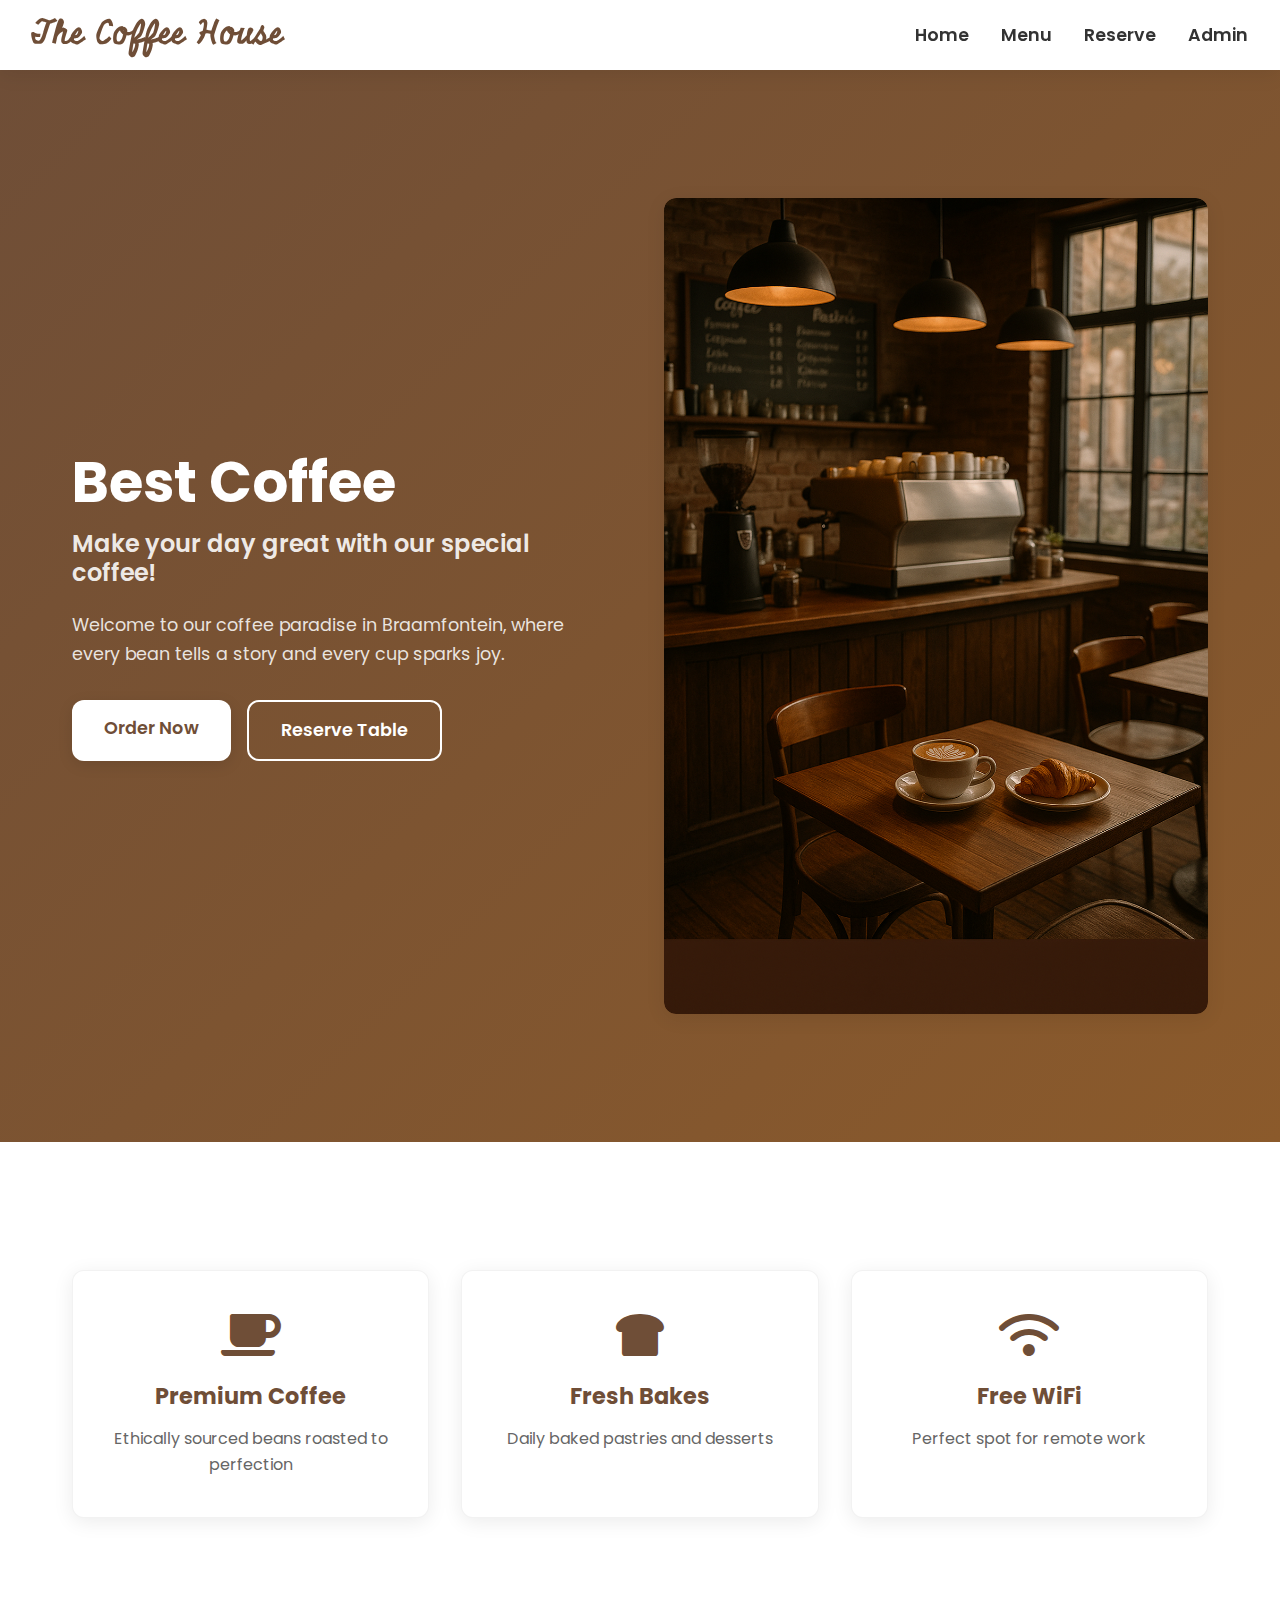
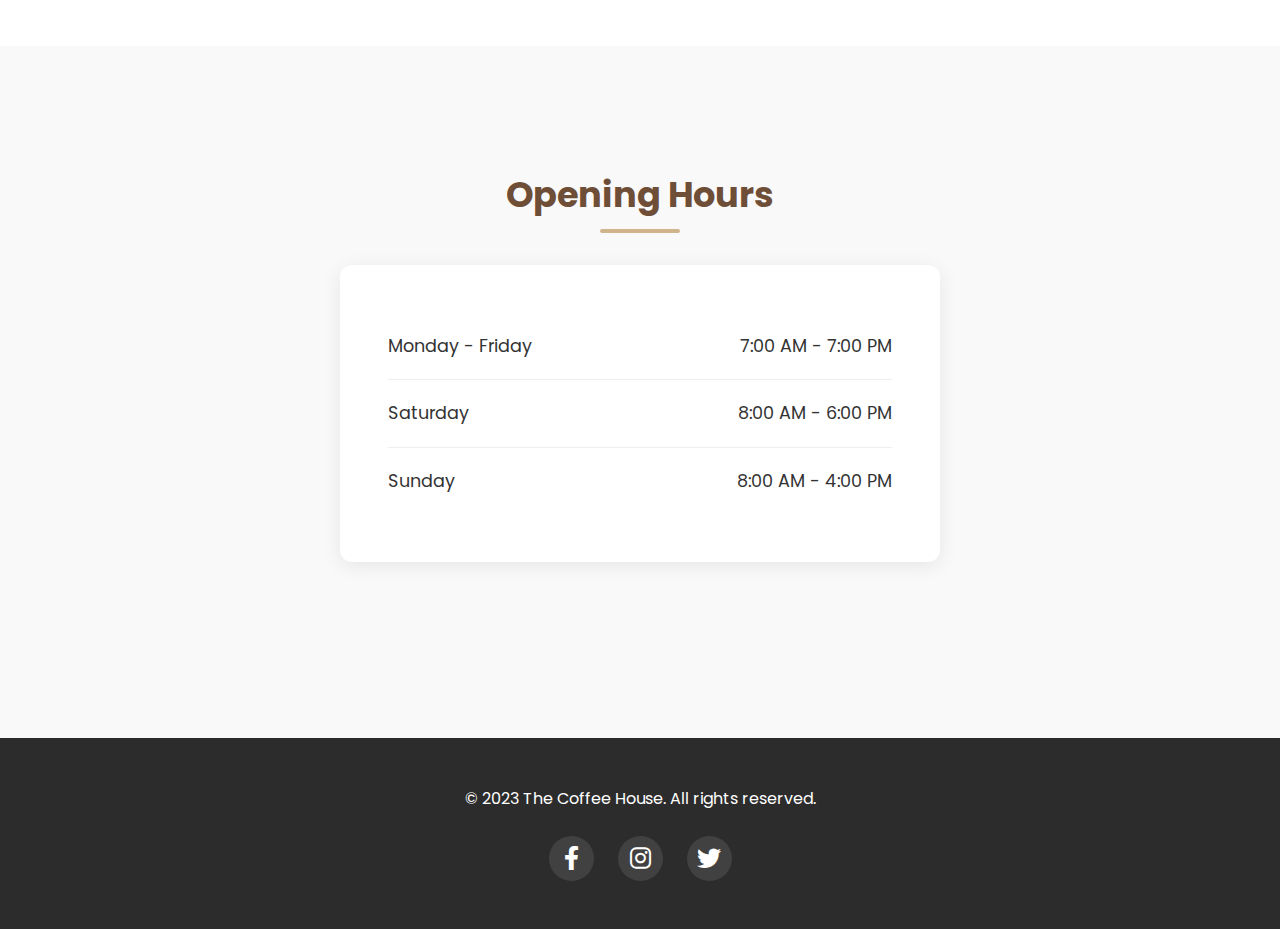
<file: index.html>
<!DOCTYPE html>
<html lang="en">
<head>
    <meta charset="UTF-8">
    <meta name="viewport" content="width=device-width, initial-scale=1.0">
    <title>The Coffee House | Home</title>
    <link rel="stylesheet" href="css/style.css">
    <link href="https://fonts.googleapis.com/css2?family=Miniver&family=Poppins:wght@400;600;700&display=swap" rel="stylesheet">
    <link rel="stylesheet" href="https://cdnjs.cloudflare.com/ajax/libs/font-awesome/6.0.0/css/all.min.css">
</head>
<body>
    
<header class="navbar">
  <div class="nav-logo">
    <h1 class="logo-text">The Coffee House</h1>
  </div>
  <nav>
    <ul class="nav-menu">
      <li><a href="/index.html" class="nav-link">Home</a></li>
      <li><a href="/menu.html" class="nav-link">Menu</a></li>
      <li><a href="/reservation.html" class="nav-link">Reserve</a></li>
      <li><a href="/admin/login.html" class="nav-link">Admin</a></li>
    </ul>
    <button class="nav-toggle">
      <span class="hamburger"></span>
    </button>
  </nav>
</header>

<script>
  const navToggle = document.querySelector('.nav-toggle');
  const navMenu = document.querySelector('.nav-menu');

  navToggle?.addEventListener('click', () => {
    navToggle.classList.toggle('active');
    navMenu.classList.toggle('active');
  });
</script>


    <!-- Hero Section -->
    <section class="hero-section" id="home">
      <div class="section-content">
        <div class="hero-details">
          <h2 class="title">Best Coffee</h2>
          <h3 class="subtitle">Make your day great with our special coffee!</h3>
          <p class="description">
            Welcome to our coffee paradise in Braamfontein, where every bean tells a story and every cup sparks joy.
          </p>
          <div class="buttons">
            <a href="menu.html" class="button order-now">Order Now</a>
            <a href="reservation.html" class="button contact-us">Reserve Table</a>
          </div>
        </div>
        <div class="hero-image-wrapper">
          <img src="images/home1.jpg" alt="Coffee shop interior" class="hero-image">
        </div>
      </div>
    </section>

    <!-- Features Section -->
    <section class="features-section">
      <div class="section-content">
        <div class="features-grid">
          <div class="feature-card">
            <i class="fas fa-coffee feature-icon"></i>
            <h3>Premium Coffee</h3>
            <p>Ethically sourced beans roasted to perfection</p>
          </div>
          <div class="feature-card">
            <i class="fas fa-bread-slice feature-icon"></i>
            <h3>Fresh Bakes</h3>
            <p>Daily baked pastries and desserts</p>
          </div>
          <div class="feature-card">
            <i class="fas fa-wifi feature-icon"></i>
            <h3>Free WiFi</h3>
            <p>Perfect spot for remote work</p>
          </div>
        </div>
      </div>
    </section>

    <!-- Hours Section -->
    <section class="hours-section">
      <div class="section-content">
        <h2 class="section-title">Opening Hours</h2>
        <div class="hours-grid">
          <div class="day">
            <span>Monday - Friday</span>
            <span>7:00 AM - 7:00 PM</span>
          </div>
          <div class="day">
            <span>Saturday</span>
            <span>8:00 AM - 6:00 PM</span>
          </div>
          <div class="day">
            <span>Sunday</span>
            <span>8:00 AM - 4:00 PM</span>
          </div>
        </div>
      </div>
    </section>

    <footer>
        <p>&copy; 2023 The Coffee House. All rights reserved.</p>
        <div class="footer-social">
            <a href="#" aria-label="Facebook"><i class="fab fa-facebook-f"></i></a>
            <a href="#" aria-label="Instagram"><i class="fab fa-instagram"></i></a>
            <a href="#" aria-label="Twitter"><i class="fab fa-twitter"></i></a>
        </div>
    </footer>

    <script>
        // Mobile navigation toggle
        const navToggle = document.querySelector('.nav-toggle');
        const navMenu = document.querySelector('.nav-menu');
        
        navToggle.addEventListener('click', () => {
            navToggle.classList.toggle('active');
            navMenu.classList.toggle('active');
        });
    </script>
</body>
</html>
</file>
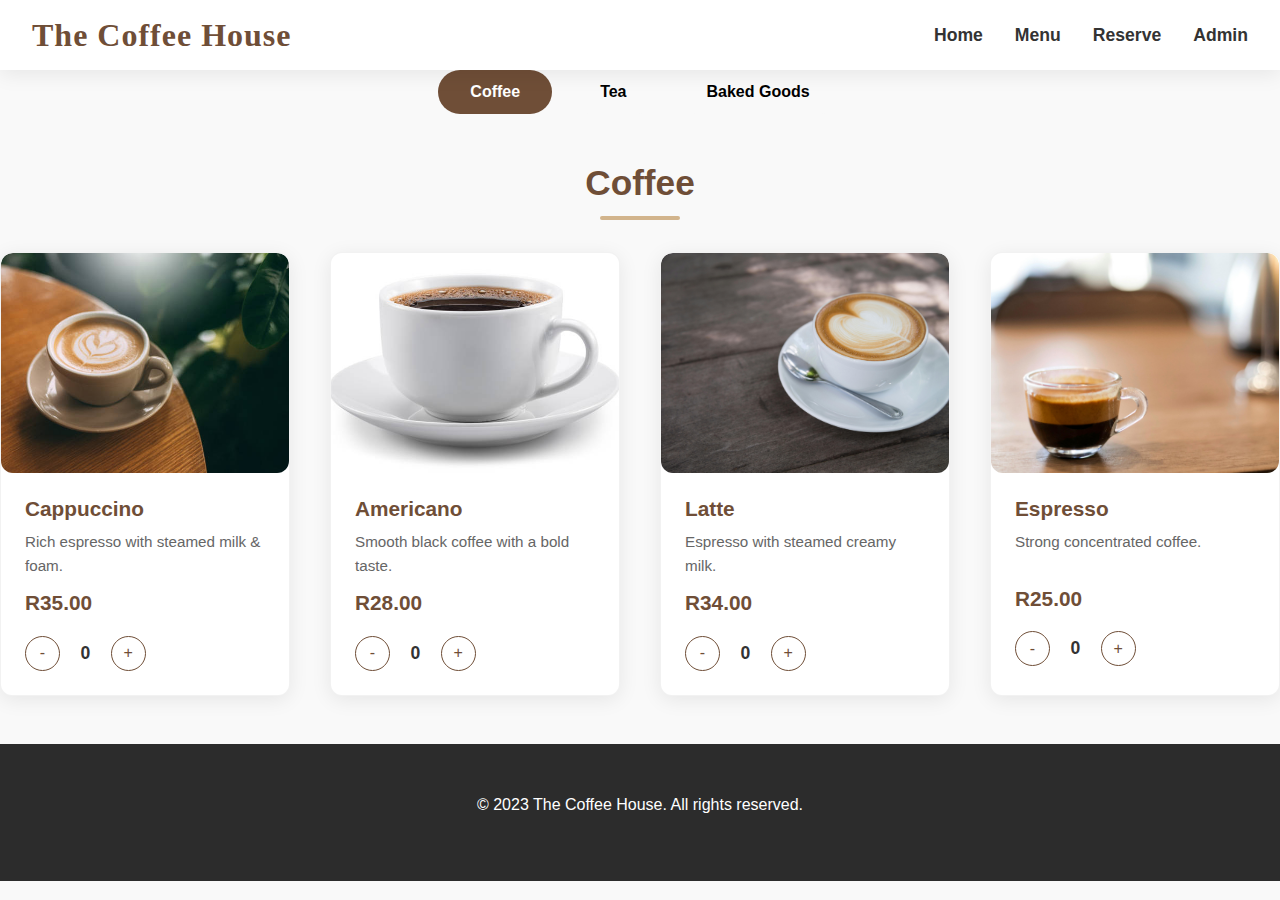
<file: menu.html>
<!DOCTYPE html>
<html lang="en">
<head>
    <meta charset="UTF-8">
    <meta name="viewport" content="width=device-width, initial-scale=1.0">
    <title>Our Menu | The Coffee House</title>
    <link rel="stylesheet" href="css/style.css">
</head>
<body>
    
<header class="navbar">
  <div class="nav-logo">
    <h1 class="logo-text">The Coffee House</h1>
  </div>
  <nav>
    <ul class="nav-menu">
      <li><a href="/index.html" class="nav-link">Home</a></li>
      <li><a href="/menu.html" class="nav-link">Menu</a></li>
      <li><a href="/reservation.html" class="nav-link">Reserve</a></li>
      <li><a href="/admin/dashboard.html" class="nav-link">Admin</a></li>
    </ul>
    <button class="nav-toggle">
      <span class="hamburger"></span>
    </button>
  </nav>
</header>

<script>
  const navToggle = document.querySelector('.nav-toggle');
  const navMenu = document.querySelector('.nav-menu');

  navToggle?.addEventListener('click', () => {
    navToggle.classList.toggle('active');
    navMenu.classList.toggle('active');
  });
</script>

    
    <main>
        <div class="menu-categories">
            <button class="active" data-category="coffee">Coffee</button>
            <button data-category="tea">Tea</button>
            <button data-category="baked">Baked Goods</button>
        </div>

        <!-- Coffee Section -->
        <section id="coffee" class="menu-section">
            <h2 class="section-title">Coffee</h2>
            <div class="menu-items">
                <article class="menu-item">
                    <img src="images/Cappuccino.jpg" alt="Cappuccino">
                    <h3>Cappuccino</h3>
                    <p>Rich espresso with steamed milk & foam.</p>
                    <div class="price">R35.00</div>
                    <div class="quantity-controls">
                        <button class="quantity-btn minus" data-id="cappuccino">-</button>
                        <span class="quantity" data-id="cappuccino">0</span>
                        <button class="quantity-btn plus" data-id="cappuccino">+</button>
                    </div>
                </article>

                <article class="menu-item">
                    <img src="images/Americano.jpg" alt="Americano">
                    <h3>Americano</h3>
                    <p>Smooth black coffee with a bold taste.</p>
                    <div class="price">R28.00</div>
                    <div class="quantity-controls">
                        <button class="quantity-btn minus" data-id="americano">-</button>
                        <span class="quantity" data-id="americano">0</span>
                        <button class="quantity-btn plus" data-id="americano">+</button>
                    </div>
                </article>

                <article class="menu-item">
                    <img src="images/Latte.jpg" alt="Latte">
                    <h3>Latte</h3>
                    <p>Espresso with steamed creamy milk.</p>
                    <div class="price">R34.00</div>
                    <div class="quantity-controls">
                        <button class="quantity-btn minus" data-id="latte">-</button>
                        <span class="quantity" data-id="latte">0</span>
                        <button class="quantity-btn plus" data-id="latte">+</button>
                    </div>
                </article>

                <article class="menu-item">
                    <img src="images/Espresso.jpg" alt="Espresso">
                    <h3>Espresso</h3>
                    <p>Strong concentrated coffee.</p>
                    <div class="price">R25.00</div>
                    <div class="quantity-controls">
                        <button class="quantity-btn minus" data-id="espresso">-</button>
                        <span class="quantity" data-id="espresso">0</span>
                        <button class="quantity-btn plus" data-id="espresso">+</button>
                    </div>
                </article>
            </div>
        </section>

        <!-- Tea Section -->
        <section id="tea" class="menu-section hidden">
            <h2 class="section-title">Tea</h2>
            <div class="menu-items">
                <article class="menu-item">
                    <img src="images/Green Tea.jpg" alt="Green Tea">
                    <h3>Green Tea</h3>
                    <p>Fresh and calming with a clean finish.</p>
                    <div class="price">R25.00</div>
                    <div class="quantity-controls">
                        <button class="quantity-btn minus" data-id="green-tea">-</button>
                        <span class="quantity" data-id="green-tea">0</span>
                        <button class="quantity-btn plus" data-id="green-tea">+</button>
                    </div>
                </article>

                <article class="menu-item">
                    <img src="images/Rooibos.jpg" alt="Rooibos Tea">
                    <h3>Rooibos Tea</h3>
                    <p>Locally loved herbal South African tea.</p>
                    <div class="price">R20.00</div>
                    <div class="quantity-controls">
                        <button class="quantity-btn minus" data-id="rooibos-tea">-</button>
                        <span class="quantity" data-id="rooibos-tea">0</span>
                        <button class="quantity-btn plus" data-id="rooibos-tea">+</button>
                    </div>
                </article>

                <article class="menu-item">
                    <img src="images/Earl Grey.jpg" alt="Earl Grey Tea">
                    <h3>Earl Grey</h3>
                    <p>Black tea with bergamot orange flavor.</p>
                    <div class="price">R22.00</div>
                    <div class="quantity-controls">
                        <button class="quantity-btn minus" data-id="earl-grey">-</button>
                        <span class="quantity" data-id="earl-grey">0</span>
                        <button class="quantity-btn plus" data-id="earl-grey">+</button>
                    </div>
                </article>

                <article class="menu-item">
                    <img src="images/Chamomile.jpg" alt="Chamomile Tea">
                    <h3>Chamomile</h3>
                    <p>Soothing herbal tea with floral notes.</p>
                    <div class="price">R23.00</div>
                    <div class="quantity-controls">
                        <button class="quantity-btn minus" data-id="chamomile">-</button>
                        <span class="quantity" data-id="chamomile">0</span>
                        <button class="quantity-btn plus" data-id="chamomile">+</button>
                    </div>
                </article>
            </div>
        </section>

        <!-- Baked Goods Section -->
        <section id="baked" class="menu-section hidden">
            <h2 class="section-title">Baked Goods</h2>
            <div class="menu-items">
                <article class="menu-item">
                    <img src="images/Butter Croissant.jpg" alt="Butter Croissant">
                    <h3>Butter Croissant</h3>
                    <p>Freshly baked, flaky and buttery delight.</p>
                    <div class="price">R22.00</div>
                    <div class="quantity-controls">
                        <button class="quantity-btn minus" data-id="butter-croissant">-</button>
                        <span class="quantity" data-id="butter-croissant">0</span>
                        <button class="quantity-btn plus" data-id="butter-croissant">+</button>
                    </div>
                </article>

                <article class="menu-item">
                    <img src="images/blueberry.jpg" alt="Blueberry Muffin">
                    <h3>Blueberry Muffin</h3>
                    <p>Soft muffin packed with juicy blueberries.</p>
                    <div class="price">R18.00</div>
                    <div class="quantity-controls">
                        <button class="quantity-btn minus" data-id="blueberry-muffin">-</button>
                        <span class="quantity" data-id="blueberry-muffin">0</span>
                        <button class="quantity-btn plus" data-id="blueberry-muffin">+</button>
                    </div>
                </article>

                <article class="menu-item">
                    <img src="images/Glazed Donut.jpg" alt="Glazed Donut">
                    <h3>Glazed Donut</h3>
                    <p>Classic donut with sweet sugar glaze.</p>
                    <div class="price">R15.00</div>
                    <div class="quantity-controls">
                        <button class="quantity-btn minus" data-id="glazed-donut">-</button>
                        <span class="quantity" data-id="glazed-donut">0</span>
                        <button class="quantity-btn plus" data-id="glazed-donut">+</button>
                    </div>
                </article>

                <article class="menu-item">
                    <img src="images/Chocolate Cake.jpg" alt="Chocolate Cake">
                    <h3>Chocolate Cake</h3>
                    <p>Moist slice with rich chocolate ganache.</p>
                    <div class="price">R30.00</div>
                    <div class="quantity-controls">
                        <button class="quantity-btn minus" data-id="chocolate-cake">-</button>
                        <span class="quantity" data-id="chocolate-cake">0</span>
                        <button class="quantity-btn plus" data-id="chocolate-cake">+</button>
                    </div>
                </article>

                <article class="menu-item">
                    <img src="images/Red Velvet Cake.jpg" alt="Red Velvet Cake">
                    <h3>Red Velvet Cake</h3>
                    <p>Fluffy red layers with cream cheese frosting.</p>
                    <div class="price">R32.00</div>
                    <div class="quantity-controls">
                        <button class="quantity-btn minus" data-id="red-velvet-cake">-</button>
                        <span class="quantity" data-id="red-velvet-cake">0</span>
                        <button class="quantity-btn plus" data-id="red-velvet-cake">+</button>
                    </div>
                </article>
            </div>
        </section>
        
        <div class="cart-preview">
            <h3>Your Order</h3>
            <div id="cart-items"></div>
            <div class="cart-total">Total: R<span id="cart-total">0.00</span></div>
            <button id="view-cart" class="btn">View Cart</button>
        </div>
    </main>
    
    <footer>
        <p>&copy; 2023 The Coffee House. All rights reserved.</p>
    </footer>
    
    <script src="js/menu.js"></script>
</body>
</html>
</file>
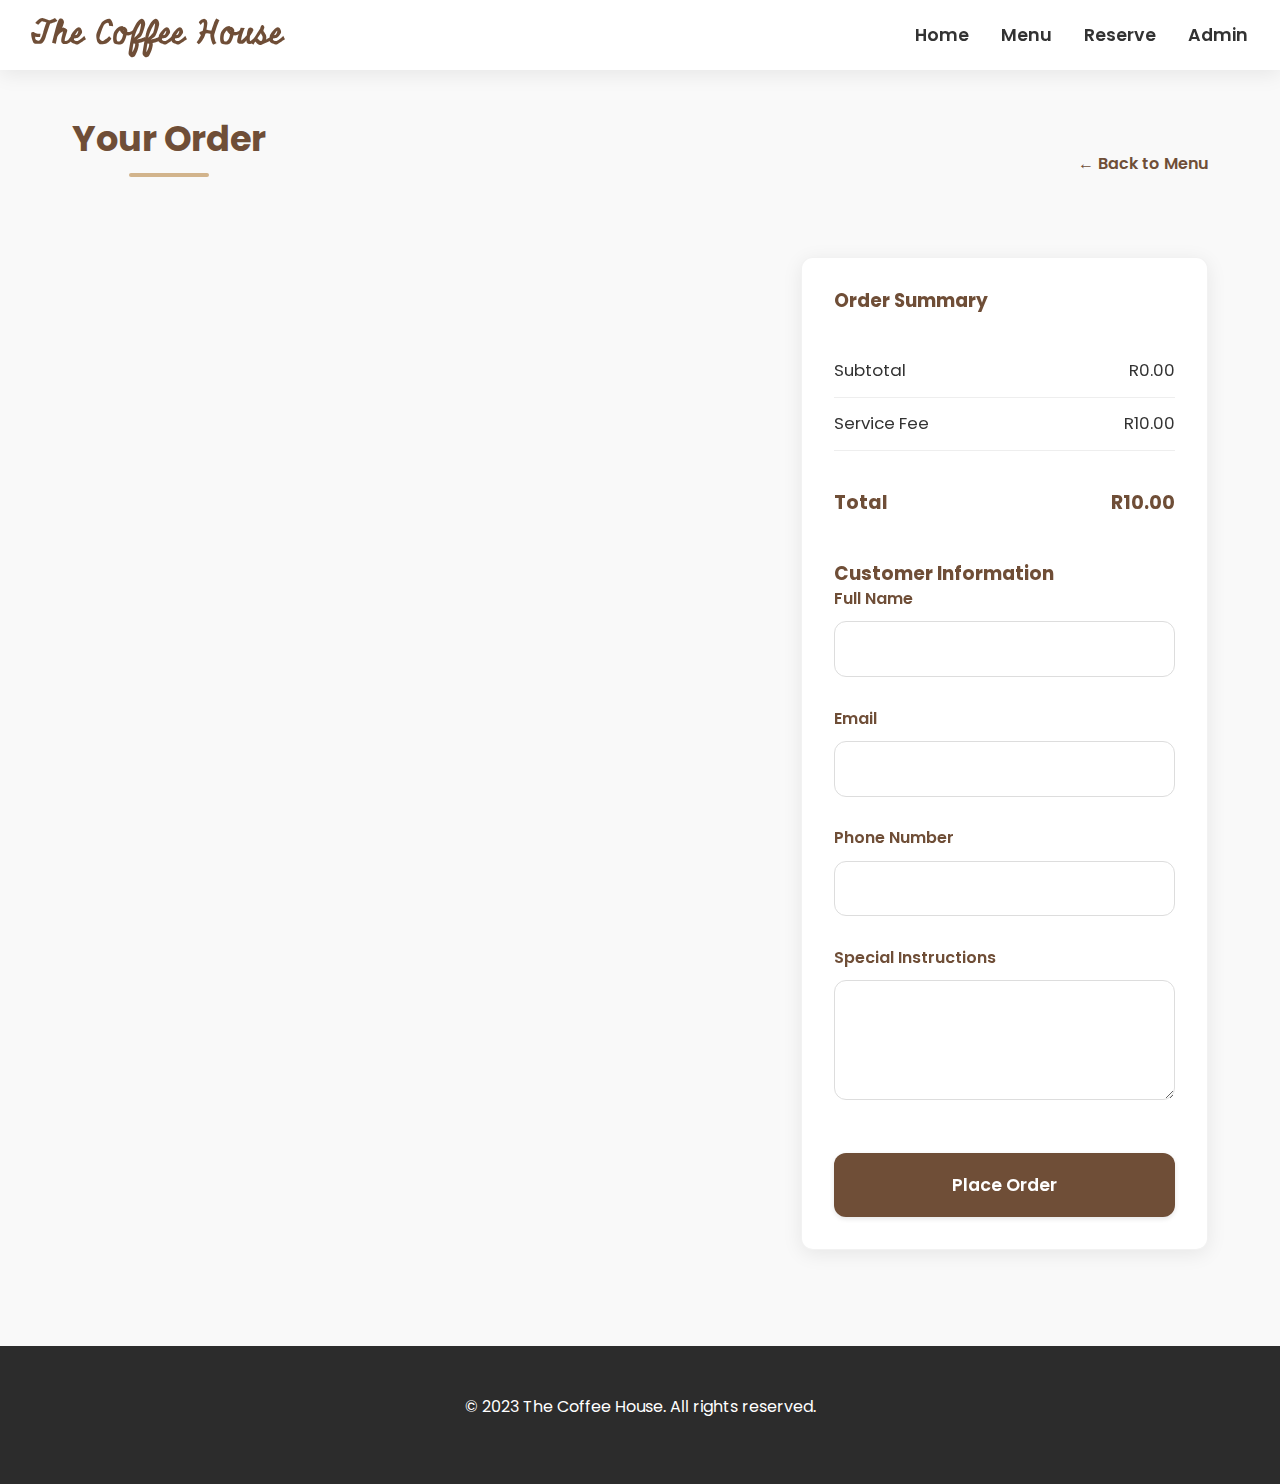
<file: order.html>
<!DOCTYPE html>
<html lang="en">
<head>
    <meta charset="UTF-8">
    <meta name="viewport" content="width=device-width, initial-scale=1.0">
    <title>Your Order | The Coffee House</title>
    <link rel="stylesheet" href="css/style.css">
    <link href="https://fonts.googleapis.com/css2?family=Miniver&family=Poppins:wght@400;600;700&display=swap" rel="stylesheet">
</head>
<body>
    
<header class="navbar">
  <div class="nav-logo">
    <h1 class="logo-text">The Coffee House</h1>
  </div>
  <nav>
    <ul class="nav-menu">
      <li><a href="/index.html" class="nav-link">Home</a></li>
      <li><a href="/menu.html" class="nav-link">Menu</a></li>
      <li><a href="/reservation.html" class="nav-link">Reserve</a></li>
      <li><a href="/admin/dashboard.html" class="nav-link">Admin</a></li>
    </ul>
    <button class="nav-toggle">
      <span class="hamburger"></span>
    </button>
  </nav>
</header>

<script>
  const navToggle = document.querySelector('.nav-toggle');
  const navMenu = document.querySelector('.nav-menu');

  navToggle?.addEventListener('click', () => {
    navToggle.classList.toggle('active');
    navMenu.classList.toggle('active');
  });
</script>

    
    <main class="section-content">
        <div class="order-header">
            <h2 class="section-title">Your Order</h2>
            <a href="menu.html" class="back-to-menu">← Back to Menu</a>
        </div>
        
        <div class="order-container">
            <div class="order-items" id="order-items">
                <!-- Cart items will be dynamically inserted here -->
                <div class="empty-cart-message" id="empty-cart">
                    <p>Your cart is empty</p>
                    <a href="menu.html" class="btn">Browse Menu</a>
                </div>
            </div>
            
            <div class="order-summary">
                <h3>Order Summary</h3>
                <div class="summary-details">
                    <div class="summary-row">
                        <span>Subtotal</span>
                        <span id="subtotal">R0.00</span>
                    </div>
                    <div class="summary-row">
                        <span>Service Fee</span>
                        <span>R10.00</span>
                    </div>
                    <div class="summary-row total">
                        <span>Total</span>
                        <span id="order-total">R10.00</span>
                    </div>
                </div>
                
                <form id="checkout-form" class="checkout-form">
                    <h3>Customer Information</h3>
                    <div class="form-group">
                        <label for="name">Full Name</label>
                        <input type="text" id="name" required>
                    </div>
                    <div class="form-group">
                        <label for="email">Email</label>
                        <input type="email" id="email" required>
                    </div>
                    <div class="form-group">
                        <label for="phone">Phone Number</label>
                        <input type="tel" id="phone" required>
                    </div>
                    <div class="form-group">
                        <label for="notes">Special Instructions</label>
                        <textarea id="notes" rows="3"></textarea>
                    </div>
                    
                    <button type="submit" class="btn checkout-btn">Place Order</button>
                </form>
            </div>
        </div>
        
        <div id="order-confirmation" class="order-confirmation hidden">
            <div class="confirmation-content">
                <div class="confirmation-icon">✓</div>
                <h3>Order Confirmed!</h3>
                <p>Thank you for your order. We've sent a confirmation to your email.</p>
                <p class="order-number">Order #<span id="confirmation-number"></span></p>
                <a href="index.html" class="btn">Back to Home</a>
            </div>
        </div>
    </main>
    
    <footer>
        <p>&copy; 2023 The Coffee House. All rights reserved.</p>
    </footer>
    
    <script src="js/order.js"></script>
    <script>
        // Mobile navigation toggle
        const navToggle = document.querySelector('.nav-toggle');
        const navMenu = document.querySelector('.nav-menu');
        
        navToggle.addEventListener('click', () => {
            navToggle.classList.toggle('active');
            navMenu.classList.toggle('active');
        });
    </script>
</body>
</html>
</file>
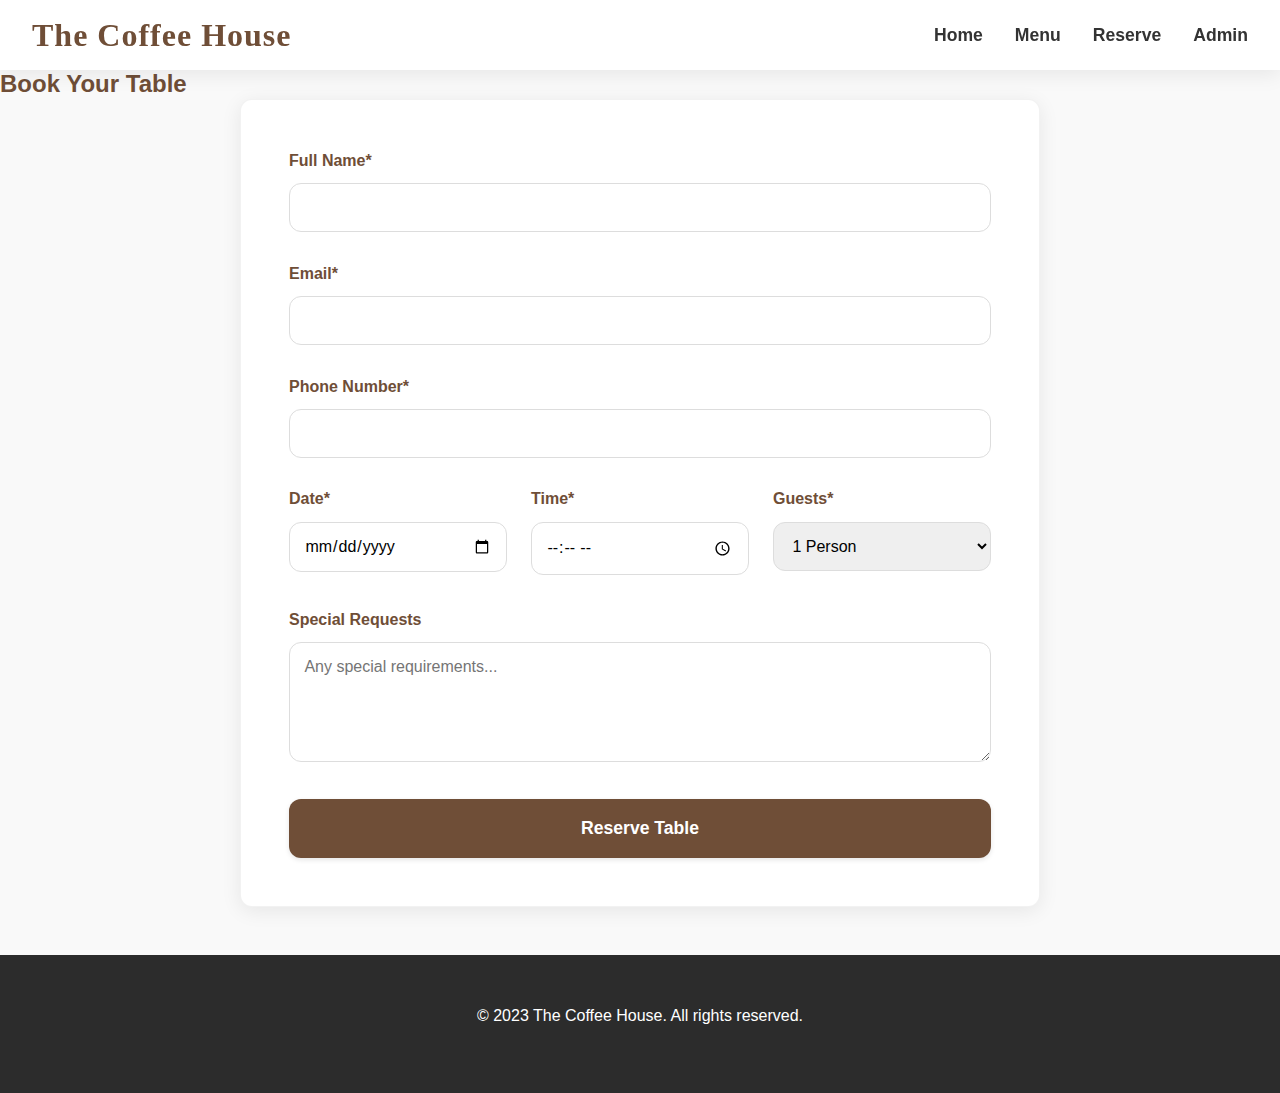
<file: reservation.html>
<!DOCTYPE html>
<html lang="en">
<head>
    <meta charset="UTF-8">
    <meta name="viewport" content="width=device-width, initial-scale=1.0">
    <title>Table Reservation | The Coffee House</title>
    <link rel="stylesheet" href="css/style.css">
</head>
<body>
    
<header class="navbar">
  <div class="nav-logo">
    <h1 class="logo-text">The Coffee House</h1>
  </div>
  <nav>
    <ul class="nav-menu">
      <li><a href="/index.html" class="nav-link">Home</a></li>
      <li><a href="/menu.html" class="nav-link">Menu</a></li>
      <li><a href="/reservation.html" class="nav-link">Reserve</a></li>
      <li><a href="/admin/dashboard.html" class="nav-link">Admin</a></li>
    </ul>
    <button class="nav-toggle">
      <span class="hamburger"></span>
    </button>
  </nav>
</header>

<script>
  const navToggle = document.querySelector('.nav-toggle');
  const navMenu = document.querySelector('.nav-menu');

  navToggle?.addEventListener('click', () => {
    navToggle.classList.toggle('active');
    navMenu.classList.toggle('active');
  });
</script>

    
    <main>
        <h2>Book Your Table</h2>
        
        <div class="reservation-container">
            <form id="reservation-form">
                <div class="form-group">
                    <label for="res-name">Full Name*</label>
                    <input type="text" id="res-name" required>
                </div>
                
                <div class="form-group">
                    <label for="res-email">Email*</label>
                    <input type="email" id="res-email" required>
                </div>
                
                <div class="form-group">
                    <label for="res-phone">Phone Number*</label>
                    <input type="tel" id="res-phone" required>
                </div>
                
                <div class="form-row">
                    <div class="form-group">
                        <label for="res-date">Date*</label>
                        <input type="date" id="res-date" required min="">
                    </div>
                    
                    <div class="form-group">
                        <label for="res-time">Time*</label>
                        <input type="time" id="res-time" required min="08:00" max="20:00">
                    </div>
                    
                    <div class="form-group">
                        <label for="res-guests">Guests*</label>
                        <select id="res-guests" required>
                            <option value="1">1 Person</option>
                            <option value="2">2 People</option>
                            <option value="3">3 People</option>
                            <option value="4">4 People</option>
                            <option value="5">5 People</option>
                            <option value="6">6+ People</option>
                        </select>
                    </div>
                </div>
                
                <div class="form-group">
                    <label for="res-notes">Special Requests</label>
                    <textarea id="res-notes" rows="3" placeholder="Any special requirements..."></textarea>
                </div>
                
                <button type="submit" class="btn btn-reserve">Reserve Table</button>
            </form>
            
            <div id="reservation-success" class="hidden">
                <div class="success-icon">✓</div>
                <h3>Reservation Confirmed!</h3>
                <p>Your table has been successfully reserved.</p>
                <p>We've sent confirmation details to your email.</p>
                <p class="reservation-details">
                    <strong>Reservation #<span id="reservation-id"></span></strong><br>
                    <span id="reservation-summary"></span>
                </p>
                <a href="index.html" class="btn">Back to Home</a>
            </div>
        </div>
    </main>
    
    <footer>
        <p>&copy; 2023 The Coffee House. All rights reserved.</p>
    </footer>
    
    <script src="js/reservation.js"></script>
    <script>
        // Set minimum date to today
        document.getElementById('res-date').min = new Date().toISOString().split('T')[0];
    </script>
</body>
</html>
</file>
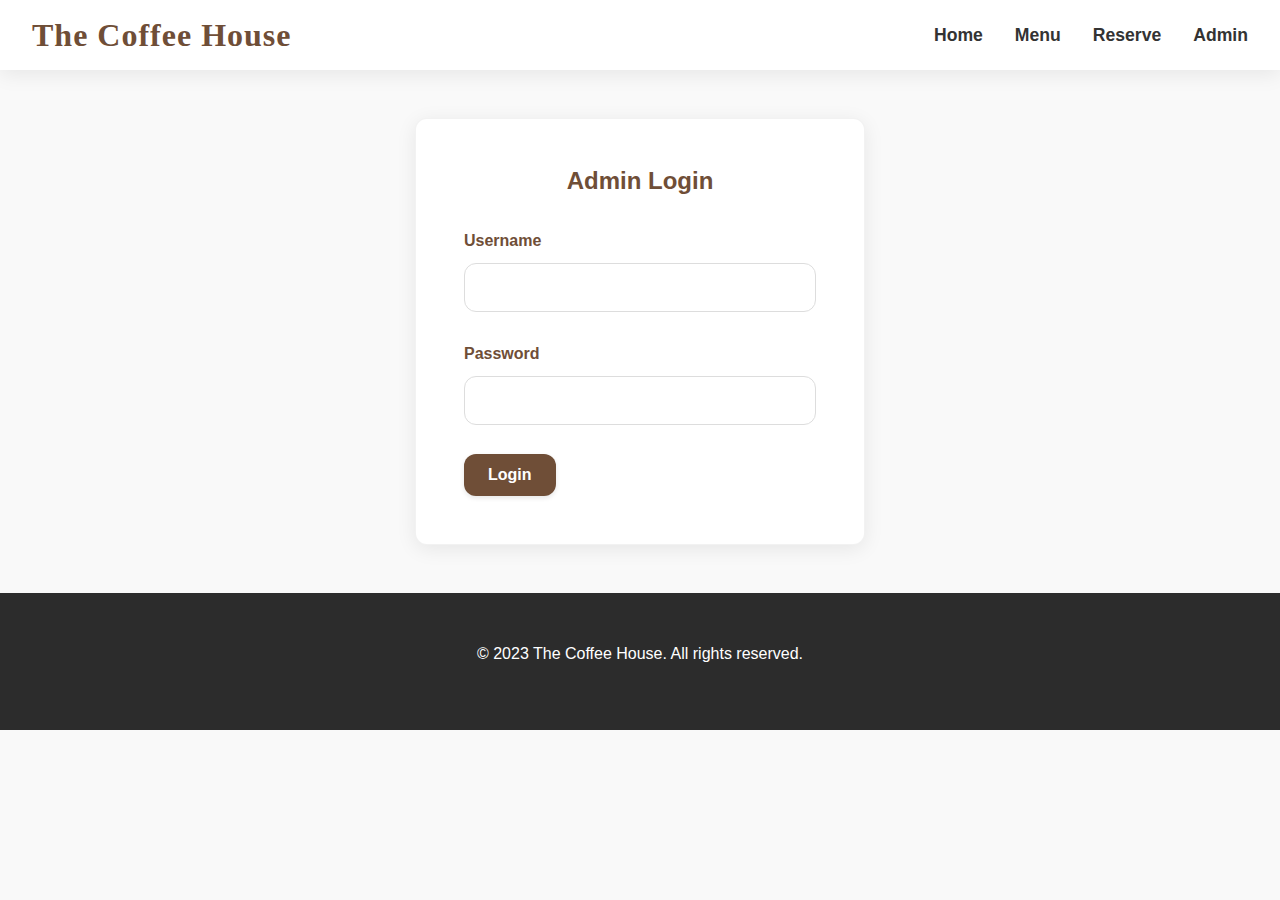
<file: admin/login.html>
<!DOCTYPE html>
<html lang="en">
<head>
    <meta charset="UTF-8">
    <meta name="viewport" content="width=device-width, initial-scale=1.0">
    <title>Admin Login | The Coffee House</title>
    <link rel="stylesheet" href="../../css/style.css">
</head>
<body>
    
<header class="navbar">
  <div class="nav-logo">
    <h1 class="logo-text">The Coffee House</h1>
  </div>
  <nav>
    <ul class="nav-menu">
      <li><a href="/index.html" class="nav-link">Home</a></li>
      <li><a href="/menu.html" class="nav-link">Menu</a></li>
      <li><a href="/reservation.html" class="nav-link">Reserve</a></li>
      <li><a href="/admin/dashboard.html" class="nav-link">Admin</a></li>
    </ul>
    <button class="nav-toggle">
      <span class="hamburger"></span>
    </button>
  </nav>
</header>

<script>
  const navToggle = document.querySelector('.nav-toggle');
  const navMenu = document.querySelector('.nav-menu');

  navToggle?.addEventListener('click', () => {
    navToggle.classList.toggle('active');
    navMenu.classList.toggle('active');
  });
</script>

    
    <main class="login-container">
        <h2>Admin Login</h2>
        <form id="admin-login">
            <div class="form-group">
                <label for="username">Username</label>
                <input type="text" id="username" required>
            </div>
            
            <div class="form-group">
                <label for="password">Password</label>
                <input type="password" id="password" required>
            </div>
            
            <button type="submit" class="btn">Login</button>
        </form>
    </main>
    
    <footer>
        <p>&copy; 2023 The Coffee House. All rights reserved.</p>
    </footer>
    
    <script src="../../js/auth.js"></script>
</body>
</html>
</file>
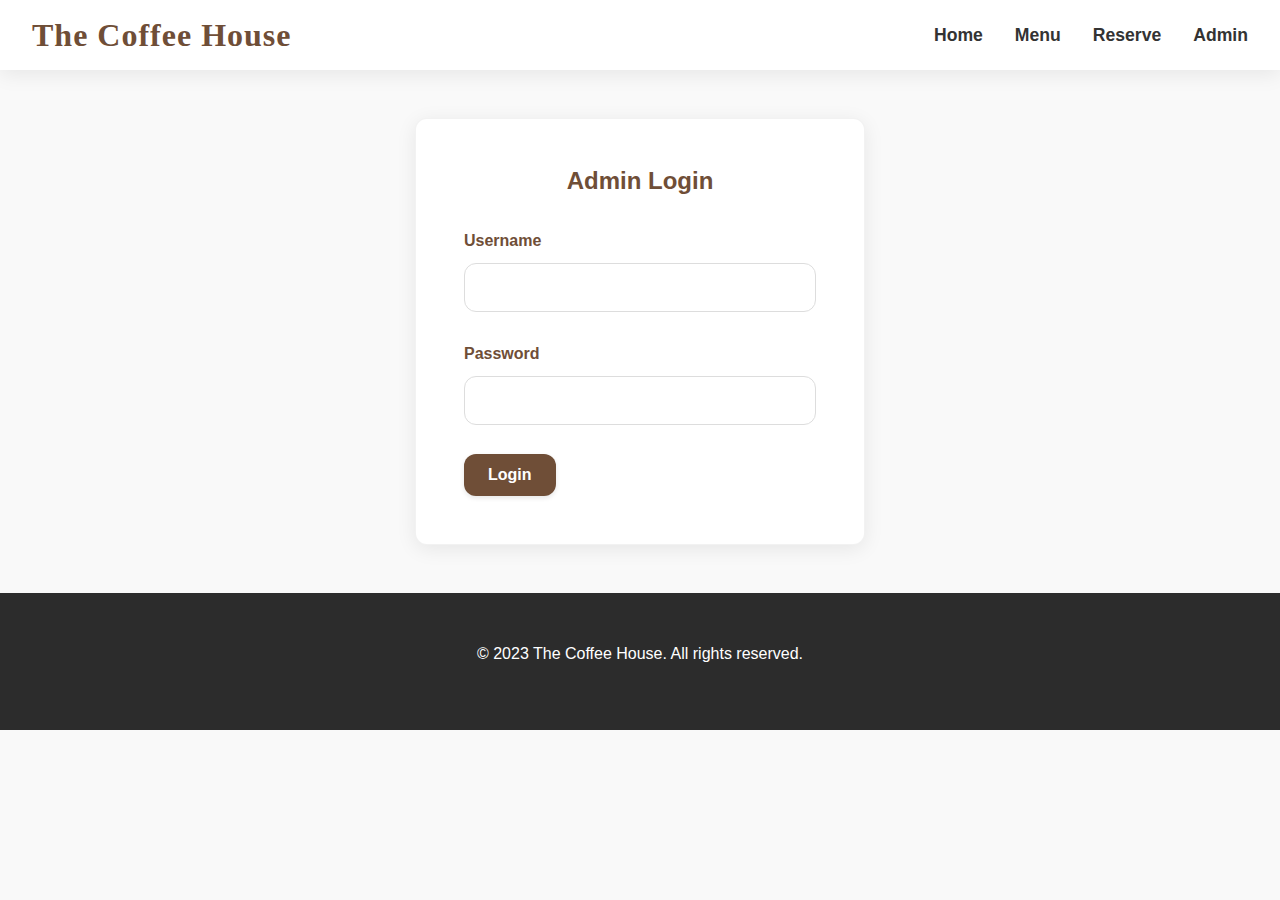
<file: admin/reservations.html>
<!DOCTYPE html>
<html lang="en">
<head>
    <meta charset="UTF-8">
    <meta name="viewport" content="width=device-width, initial-scale=1.0">
    <title>Manage Reservations | The Coffee House</title>
    <link rel="stylesheet" href="../css/style.css">
    <style>
        .status-pending { color: #e67e22; }
        .status-confirmed { color: #27ae60; }
        .status-cancelled { color: #e74c3c; }
        
        .action-btn {
            padding: 0.25rem 0.5rem;
            margin: 0 0.25rem;
            border: none;
            border-radius: 3px;
            cursor: pointer;
        }
        
        .confirm-btn { background-color: #2ecc71; color: white; }
        .cancel-btn { background-color: #e74c3c; color: white; }
    </style>
</head>
<body>
    
<header class="navbar">
  <div class="nav-logo">
    <h1 class="logo-text">The Coffee House</h1>
  </div>
  <nav>
    <ul class="nav-menu">
      <li><a href="/index.html" class="nav-link">Home</a></li>
      <li><a href="/menu.html" class="nav-link">Menu</a></li>
      <li><a href="/reservation.html" class="nav-link">Reserve</a></li>
      <li><a href="/admin/dashboard.html" class="nav-link">Admin</a></li>
    </ul>
    <button class="nav-toggle">
      <span class="hamburger"></span>
    </button>
  </nav>
</header>

<script>
  const navToggle = document.querySelector('.nav-toggle');
  const navMenu = document.querySelector('.nav-menu');

  navToggle?.addEventListener('click', () => {
    navToggle.classList.toggle('active');
    navMenu.classList.toggle('active');
  });
</script>

    
    <main>
        <div class="admin-header">
            <h2>Manage Reservations</h2>
            <div class="admin-actions">
                <input type="text" id="search-reservations" placeholder="Search reservations...">
                <select id="filter-status">
                    <option value="all">All Statuses</option>
                    <option value="pending">Pending</option>
                    <option value="confirmed">Confirmed</option>
                    <option value="cancelled">Cancelled</option>
                </select>
            </div>
        </div>
        
        <div class="reservations-list">
            <table>
                <thead>
                    <tr>
                        <th>ID</th>
                        <th>Customer</th>
                        <th>Date & Time</th>
                        <th>Guests</th>
                        <th>Contact</th>
                        <th>Status</th>
                        <th>Actions</th>
                    </tr>
                </thead>
                <tbody id="reservations-table-body">
                    <!-- Reservations will be loaded here -->
                </tbody>
            </table>
        </div>
        
        <div class="pagination">
            <button id="prev-page" disabled>Previous</button>
            <span id="page-info">Page 1 of 1</span>
            <button id="next-page" disabled>Next</button>
        </div>
    </main>
    
    <footer>
        <p>&copy; 2023 The Coffee House. All rights reserved.</p>
    </footer>
    
    <script src="../js/admin.js"></script>
    <script>
        document.addEventListener('DOMContentLoaded', function() {
            // Check admin login
            if (!localStorage.getItem('adminLoggedIn')) {
                window.location.href = 'login.html';
                return;
            }
            
            // Load reservations
            loadReservations();
            
            // Set up event listeners
            document.getElementById('filter-status').addEventListener('change', loadReservations);
            document.getElementById('search-reservations').addEventListener('input', loadReservations);
            document.getElementById('logout').addEventListener('click', function() {
                localStorage.removeItem('adminLoggedIn');
                window.location.href = '../index.html';
            });
        });
        
        function loadReservations() {
            const reservations = JSON.parse(localStorage.getItem('reservations')) || [];
            const statusFilter = document.getElementById('filter-status').value;
            const searchQuery = document.getElementById('search-reservations').value.toLowerCase();
            
            let filteredReservations = reservations;
            
            // Apply status filter
            if (statusFilter !== 'all') {
                filteredReservations = filteredReservations.filter(res => res.status === statusFilter);
            }
            
            // Apply search filter
            if (searchQuery) {
                filteredReservations = filteredReservations.filter(res => 
                    res.name.toLowerCase().includes(searchQuery) ||
                    res.email.toLowerCase().includes(searchQuery) ||
                    res.phone.includes(searchQuery) ||
                    res.id.toString().includes(searchQuery)
                );
            }
            
            // Sort by date (newest first)
            filteredReservations.sort((a, b) => new Date(b.date + 'T' + b.time) - new Date(a.date + 'T' + a.time));
            
            // Display reservations
            const tbody = document.getElementById('reservations-table-body');
            tbody.innerHTML = '';
            
            if (filteredReservations.length === 0) {
                tbody.innerHTML = '<tr><td colspan="7" class="no-results">No reservations found</td></tr>';
                return;
            }
            
            filteredReservations.forEach(res => {
                const row = document.createElement('tr');
                row.innerHTML = `
                    <td>${res.id}</td>
                    <td>${res.name}</td>
                    <td>${formatDate(res.date)} at ${res.time}</td>
                    <td>${res.guests}</td>
                    <td>${res.phone}<br>${res.email}</td>
                    <td class="status-${res.status}">${capitalizeFirstLetter(res.status)}</td>
                    <td class="actions">
                        ${res.status !== 'confirmed' ? 
                            `<button class="action-btn confirm-btn" data-id="${res.id}">Confirm</button>` : ''}
                        ${res.status !== 'cancelled' ? 
                            `<button class="action-btn cancel-btn" data-id="${res.id}">Cancel</button>` : ''}
                    </td>
                `;
                tbody.appendChild(row);
            });
            
            // Add event listeners to action buttons
            document.querySelectorAll('.confirm-btn').forEach(btn => {
                btn.addEventListener('click', function() {
                    updateReservationStatus(this.getAttribute('data-id'), 'confirmed');
                });
            });
            
            document.querySelectorAll('.cancel-btn').forEach(btn => {
                btn.addEventListener('click', function() {
                    updateReservationStatus(this.getAttribute('data-id'), 'cancelled');
                });
            });
        }
        
        function updateReservationStatus(id, status) {
            const reservations = JSON.parse(localStorage.getItem('reservations'));
            const reservation = reservations.find(res => res.id == id);
            
            if (reservation) {
                reservation.status = status;
                localStorage.setItem('reservations', JSON.stringify(reservations));
                loadReservations();
                alert(`Reservation #${id} has been ${status}`);
            }
        }
        
        function formatDate(dateString) {
            const options = { year: 'numeric', month: 'short', day: 'numeric' };
            return new Date(dateString).toLocaleDateString(undefined, options);
        }
        
        function capitalizeFirstLetter(string) {
            return string.charAt(0).toUpperCase() + string.slice(1);
        }
    </script>
</body>
</html>
</file>
<file: css/style.css>
/* Updated Base Styles */
:root {
  --primary-color: #6F4E37; /* Coffee brown */
  --secondary-color: #C4A484; /* Light coffee */
  --accent-color: #D2B48C; /* Tan */
  --text-color: #333;
  --light-text: #f8f8f8;
  --background-light: #f9f9f9;
  --background-dark: #2c2c2c;
  --success-color: #27ae60;
  --warning-color: #e67e22;
  --error-color: #e74c3c;
  --border-radius: 12px;
  --box-shadow: 0 4px 20px rgba(0, 0, 0, 0.08);
  --transition: all 0.3s ease;
}

* {
  margin: 0;
  padding: 0;
  box-sizing: border-box;
}

html {
  scroll-behavior: smooth;
}

body {
  font-family: 'Poppins', sans-serif;
  color: var(--text-color);
  background-color: var(--background-light);
  line-height: 1.6;
}

h1, h2, h3, h4, h5, h6 {
  font-weight: 700;
  line-height: 1.2;
  color: var(--primary-color);
}

a {
  text-decoration: none;
  color: inherit;
}

img {
  max-width: 100%;
  height: auto;
  border-radius: var(--border-radius);
}

ul {
  list-style: none;
}

button, input, textarea, select {
  font-family: inherit;
  font-size: inherit;
  border-radius: var(--border-radius);
}

.btn {
  display: inline-block;
  padding: 0.75rem 1.5rem;
  background-color: var(--primary-color);
  color: white;
  border: none;
  border-radius: var(--border-radius);
  cursor: pointer;
  transition: var(--transition);
  text-align: center;
  font-weight: 600;
  box-shadow: 0 2px 5px rgba(0,0,0,0.1);
}

.btn:hover {
  background-color: #5a3d2a;
  transform: translateY(-2px);
  box-shadow: 0 4px 8px rgba(0,0,0,0.15);
}

.btn-danger {
  background-color: var(--error-color);
}

.btn-danger:hover {
  background-color: #c0392b;
}

.section-title {
  font-size: 2.2rem;
  margin-bottom: 2rem;
  color: var(--primary-color);
  text-align: center;
  position: relative;
  padding-bottom: 1rem;
}

.section-title:after {
  content: '';
  position: absolute;
  bottom: 0;
  left: 50%;
  transform: translateX(-50%);
  width: 80px;
  height: 4px;
  background-color: var(--accent-color);
  border-radius: 2px;
}

.section-content {
  max-width: 1200px;
  margin: 0 auto;
  padding: 3rem 2rem;
}

.hidden {
  display: none !important;
}

/* Header & Navigation */
.navbar {
  display: flex;
  justify-content: space-between;
  align-items: center;
  padding: 1rem 2rem;
  background-color: white;
  box-shadow: var(--box-shadow);
  position: sticky;
  top: 0;
  z-index: 1000;
}

.logo-text {
  font-family: 'Miniver', cursive;
  font-size: 2rem;
  color: var(--primary-color);
  letter-spacing: 1px;
}

.nav-menu {
  display: flex;
  gap: 2rem;
}

.nav-link {
  font-weight: 600;
  padding: 0.5rem 0;
  position: relative;
  transition: var(--transition);
  font-size: 1.1rem;
}

.nav-link:hover {
  color: var(--primary-color);
}

.nav-link.active {
  color: var(--primary-color);
}

.nav-link.active::after {
  content: '';
  position: absolute;
  bottom: 0;
  left: 0;
  width: 100%;
  height: 3px;
  background-color: var(--primary-color);
  border-radius: 3px;
}

.nav-toggle {
  display: none;
  background: none;
  border: none;
  cursor: pointer;
  padding: 0.5rem;
  z-index: 1001;
}

.hamburger {
  display: block;
  width: 25px;
  height: 2px;
  background-color: var(--primary-color);
  position: relative;
  transition: var(--transition);
}

.hamburger::before,
.hamburger::after {
  content: '';
  position: absolute;
  width: 100%;
  height: 100%;
  background-color: var(--primary-color);
  left: 0;
  transition: var(--transition);
}

.hamburger::before {
  top: -8px;
}

.hamburger::after {
  bottom: -8px;
}

.nav-toggle.active .hamburger {
  background-color: transparent;
}

.nav-toggle.active .hamburger::before {
  transform: rotate(45deg);
  top: 0;
}

.nav-toggle.active .hamburger::after {
  transform: rotate(-45deg);
  bottom: 0;
}

/* Hero Section */
.hero-section {
  background: linear-gradient(135deg, var(--primary-color) 0%, #8B5A2B 100%);
  color: white;
  padding: 5rem 0;
}

.hero-section .section-content {
  display: flex;
  align-items: center;
  gap: 3rem;
}

.hero-details {
  flex: 1;
  animation: fadeInUp 0.8s ease;
}

.hero-image-wrapper {
  flex: 1;
  border-radius: var(--border-radius);
  overflow: hidden;
  box-shadow: var(--box-shadow);
  animation: fadeIn 1s ease;
}

.hero-image {
  width: 100%;
  height: auto;
  display: block;
  transition: var(--transition);
}

.hero-image:hover {
  transform: scale(1.03);
}

.title {
  font-size: 3.5rem;
  margin-bottom: 1rem;
  color: white;
  line-height: 1.1;
}

.subtitle {
  font-size: 1.5rem;
  margin-bottom: 1.5rem;
  font-weight: 600;
  color: rgba(255,255,255,0.9);
}

.description {
  margin-bottom: 2rem;
  max-width: 600px;
  font-size: 1.1rem;
  color: rgba(255,255,255,0.85);
}

.buttons {
  display: flex;
  gap: 1rem;
}

.button {
  padding: 0.9rem 2rem;
  border-radius: var(--border-radius);
  font-weight: 600;
  transition: var(--transition);
  font-size: 1.1rem;
}

.order-now {
  background-color: white;
  color: var(--primary-color);
  box-shadow: 0 4px 15px rgba(0,0,0,0.1);
}

.order-now:hover {
  background-color: #f0f0f0;
  transform: translateY(-3px);
  box-shadow: 0 6px 20px rgba(0,0,0,0.15);
}

.contact-us {
  background-color: transparent;
  border: 2px solid white;
  color: white;
}

.contact-us:hover {
  background-color: rgba(255, 255, 255, 0.1);
  transform: translateY(-3px);
}

/* Features Section */
.features-section {
  padding: 5rem 0;
  background-color: white;
}

.features-grid {
  display: grid;
  grid-template-columns: repeat(auto-fit, minmax(300px, 1fr));
  gap: 2rem;
}

.feature-card {
  background-color: white;
  padding: 2.5rem 2rem;
  border-radius: var(--border-radius);
  text-align: center;
  box-shadow: var(--box-shadow);
  transition: var(--transition);
  border: 1px solid rgba(0,0,0,0.05);
}

.feature-card:hover {
  transform: translateY(-10px);
  box-shadow: 0 15px 30px rgba(0,0,0,0.1);
}

.feature-icon {
  font-size: 3rem;
  color: var(--primary-color);
  margin-bottom: 1.5rem;
}

.feature-card h3 {
  margin-bottom: 1rem;
  color: var(--primary-color);
  font-size: 1.4rem;
}

.feature-card p {
  color: #666;
  font-size: 1rem;
}

/* Hours Section */
.hours-section {
  padding: 5rem 0;
  background-color: var(--background-light);
}

.hours-grid {
  max-width: 600px;
  margin: 0 auto;
  background-color: white;
  padding: 3rem;
  border-radius: var(--border-radius);
  box-shadow: var(--box-shadow);
}

.day {
  display: flex;
  justify-content: space-between;
  padding: 1.2rem 0;
  border-bottom: 1px solid #eee;
  font-size: 1.1rem;
}

.day:last-child {
  border-bottom: none;
}

/* Menu Page */
.menu-categories {
  display: flex;
  justify-content: center;
  gap: 1rem;
  margin-bottom: 3rem;
  flex-wrap: wrap;
}

.menu-categories button {
  padding: 0.8rem 2rem;
  background-color: var(--background-light);
  border: none;
  border-radius: 50px;
  cursor: pointer;
  transition: var(--transition);
  font-weight: 600;
  font-size: 1rem;
}

.menu-categories button:hover {
  background-color: #e0e0e0;
}

.menu-categories button.active {
  background-color: var(--primary-color);
  color: white;
}

.menu-items {
  display: grid;
  grid-template-columns: repeat(auto-fill, minmax(280px, 1fr));
  gap: 2.5rem;
}

.menu-item {
  background-color: white;
  border-radius: var(--border-radius);
  overflow: hidden;
  box-shadow: var(--box-shadow);
  transition: var(--transition);
  border: 1px solid rgba(0,0,0,0.05);
}

.menu-item:hover {
  transform: translateY(-10px);
  box-shadow: 0 15px 30px rgba(0,0,0,0.1);
}

.menu-item img {
  width: 100%;
  height: 220px;
  object-fit: cover;
  transition: transform 0.5s ease;
}

.menu-item:hover img {
  transform: scale(1.05);
}

.menu-item h3 {
  padding: 1rem 1.5rem 0;
  color: var(--primary-color);
  font-size: 1.3rem;
}

.menu-item p {
  padding: 0.5rem 1.5rem;
  color: #666;
  font-size: 0.95rem;
  min-height: 60px;
}

.price {
  padding: 0 1.5rem 1rem;
  font-weight: 700;
  color: var(--primary-color);
  font-size: 1.3rem;
}

.quantity-controls {
  display: flex;
  align-items: center;
  gap: 0.8rem;
  padding: 0 1.5rem 1.5rem;
}

.quantity-btn {
  width: 35px;
  height: 35px;
  border-radius: 50%;
  border: 1px solid var(--primary-color);
  background-color: transparent;
  color: var(--primary-color);
  cursor: pointer;
  transition: var(--transition);
  font-size: 1rem;
  display: flex;
  align-items: center;
  justify-content: center;
}

.quantity-btn:hover {
  background-color: var(--primary-color);
  color: white;
}

.quantity {
  min-width: 25px;
  text-align: center;
  font-weight: 600;
  font-size: 1.1rem;
}

.cart-preview {
  position: fixed;
  bottom: 2rem;
  right: 2rem;
  background-color: white;
  padding: 1.5rem;
  border-radius: var(--border-radius);
  box-shadow: var(--box-shadow);
  max-width: 350px;
  z-index: 100;
  border: 1px solid rgba(0,0,0,0.05);
  transform: translateY(20px);
  opacity: 0;
  animation: fadeInUp 0.5s ease forwards;
}

.cart-preview h3 {
  margin-bottom: 1.5rem;
  color: var(--primary-color);
  font-size: 1.3rem;
  display: flex;
  align-items: center;
  gap: 0.5rem;
}

.cart-preview h3:before {
  content: '\f07a';
  font-family: 'Font Awesome 6 Free';
  font-weight: 900;
}

.cart-item {
  display: flex;
  align-items: center;
  gap: 1rem;
  padding: 0.8rem 0;
  border-bottom: 1px solid #eee;
}

.cart-item-image {
  width: 60px;
  height: 60px;
  object-fit: cover;
  border-radius: 8px;
}

.cart-item-details {
  flex: 1;
}

.cart-item-name {
  font-weight: 600;
  display: block;
  margin-bottom: 0.3rem;
  font-size: 1rem;
}

.cart-item-quantity-price {
  display: flex;
  justify-content: space-between;
  color: #666;
  font-size: 0.95rem;
}

.cart-total {
  font-weight: 700;
  margin-top: 1.5rem;
  padding-top: 1rem;
  border-top: 1px solid #eee;
  font-size: 1.2rem;
  color: var(--primary-color);
}

/* Order Page */
.order-header {
  display: flex;
  justify-content: space-between;
  align-items: center;
  margin-bottom: 3rem;
}

.back-to-menu {
  color: var(--primary-color);
  font-weight: 600;
  display: flex;
  align-items: center;
  gap: 0.5rem;
  transition: var(--transition);
}

.back-to-menu:hover {
  color: #5a3d2a;
  transform: translateX(-5px);
}

.order-container {
  display: flex;
  gap: 3rem;
}

.order-items {
  flex: 2;
}

.order-summary {
  flex: 1;
  background-color: white;
  padding: 2rem;
  border-radius: var(--border-radius);
  box-shadow: var(--box-shadow);
  align-self: flex-start;
  position: sticky;
  top: 1rem;
  border: 1px solid rgba(0,0,0,0.05);
}

.summary-details {
  margin: 2rem 0;
}

.summary-row {
  display: flex;
  justify-content: space-between;
  padding: 0.8rem 0;
  border-bottom: 1px solid #eee;
  font-size: 1.05rem;
}

.summary-row.total {
  font-weight: 700;
  font-size: 1.2rem;
  border-bottom: none;
  margin-top: 1.5rem;
  color: var(--primary-color);
}

.checkout-form {
  margin-top: 2rem;
}

.form-group {
  margin-bottom: 1.8rem;
}

.form-group label {
  display: block;
  margin-bottom: 0.6rem;
  font-weight: 600;
  color: var(--primary-color);
}

.form-group input,
.form-group textarea,
.form-group select {
  width: 100%;
  padding: 0.9rem;
  border: 1px solid #ddd;
  border-radius: var(--border-radius);
  transition: var(--transition);
  font-size: 1rem;
}

.form-group input:focus,
.form-group textarea:focus,
.form-group select:focus {
  border-color: var(--primary-color);
  outline: none;
  box-shadow: 0 0 0 3px rgba(111, 78, 55, 0.1);
}

.form-group textarea {
  resize: vertical;
  min-height: 120px;
}

.checkout-btn {
  width: 100%;
  padding: 1.2rem;
  font-size: 1.1rem;
  margin-top: 1rem;
  font-weight: 600;
}

.order-item {
  display: flex;
  gap: 2rem;
  padding: 2rem;
  background-color: white;
  border-radius: var(--border-radius);
  box-shadow: var(--box-shadow);
  margin-bottom: 1.5rem;
  border: 1px solid rgba(0,0,0,0.05);
  transition: var(--transition);
}

.order-item:hover {
  transform: translateY(-5px);
  box-shadow: 0 10px 25px rgba(0,0,0,0.1);
}

.order-item-image {
  width: 120px;
  height: 120px;
  object-fit: cover;
  border-radius: var(--border-radius);
}

.order-item-details {
  flex: 1;
}

.order-item-price {
  font-weight: 600;
  color: var(--primary-color);
  margin: 0.8rem 0;
  font-size: 1.2rem;
}

.order-item-controls {
  display: flex;
  align-items: center;
  gap: 1.5rem;
  margin-top: 1rem;
}

.remove-btn {
  background: none;
  border: none;
  color: var(--error-color);
  cursor: pointer;
  margin-left: auto;
  font-weight: 600;
  transition: var(--transition);
}

.remove-btn:hover {
  color: #c0392b;
  text-decoration: underline;
}

.empty-cart-message {
  text-align: center;
  padding: 4rem;
  background-color: white;
  border-radius: var(--border-radius);
  box-shadow: var(--box-shadow);
  border: 1px solid rgba(0,0,0,0.05);
}

.empty-cart-message p {
  margin-bottom: 2rem;
  font-size: 1.3rem;
  color: #666;
}

.empty-cart-message .btn {
  padding: 1rem 2rem;
}

.order-confirmation {
  position: fixed;
  top: 0;
  left: 0;
  width: 100%;
  height: 100%;
  background-color: rgba(0, 0, 0, 0.8);
  display: flex;
  justify-content: center;
  align-items: center;
  z-index: 1000;
  animation: fadeIn 0.3s ease;
}

.confirmation-content {
  background-color: white;
  padding: 3rem;
  border-radius: var(--border-radius);
  text-align: center;
  max-width: 500px;
  animation: scaleIn 0.4s ease;
}

.confirmation-icon {
  font-size: 5rem;
  color: var(--success-color);
  margin-bottom: 2rem;
  line-height: 1;
}

.order-number {
  font-weight: 700;
  margin: 1.5rem 0;
  color: var(--primary-color);
  font-size: 1.3rem;
}

/* Reservation Page */
.reservation-container {
  max-width: 800px;
  margin: 0 auto;
  background-color: white;
  padding: 3rem;
  border-radius: var(--border-radius);
  box-shadow: var(--box-shadow);
  border: 1px solid rgba(0,0,0,0.05);
}

.form-row {
  display: flex;
  gap: 1.5rem;
  margin-bottom: 2rem;
}

.form-row .form-group {
  flex: 1;
  margin-bottom: 0;
}

.btn-reserve {
  width: 100%;
  padding: 1.2rem;
  font-size: 1.1rem;
  font-weight: 600;
}

.success-icon {
  font-size: 5rem;
  color: var(--success-color);
  margin-bottom: 2rem;
  line-height: 1;
}

.reservation-details {
  margin: 2rem 0;
  line-height: 1.8;
  font-size: 1.1rem;
}

.reservation-details strong {
  color: var(--primary-color);
}

/* Admin Styles */
.admin-cards, .analytics-cards {
  display: grid;
  grid-template-columns: repeat(auto-fit, minmax(280px, 1fr));
  gap: 2rem;
  margin-bottom: 3rem;
}

.card {
  background-color: white;
  padding: 2rem;
  border-radius: var(--border-radius);
  box-shadow: var(--box-shadow);
  text-align: center;
  border: 1px solid rgba(0,0,0,0.05);
  transition: var(--transition);
}

.card:hover {
  transform: translateY(-5px);
  box-shadow: 0 10px 25px rgba(0,0,0,0.1);
}

.card h3 {
  color: var(--primary-color);
  margin-bottom: 1rem;
  font-size: 1.3rem;
}

.card p {
  font-size: 1.8rem;
  font-weight: 700;
}

.stat-card {
  position: relative;
  overflow: hidden;
  padding: 2rem;
  background: white;
  border-radius: var(--border-radius);
  box-shadow: var(--box-shadow);
  transition: var(--transition);
}

.stat-card:hover {
  transform: translateY(-5px);
  box-shadow: 0 15px 30px rgba(0,0,0,0.1);
}

.stat-card h3 {
  color: var(--primary-color);
  margin-bottom: 1rem;
  font-size: 1.2rem;
  display: flex;
  align-items: center;
  gap: 0.5rem;
}

.stat-card h3 i {
  font-size: 1.3rem;
}

.stat-value {
  font-size: 2.2rem;
  font-weight: 700;
  margin-bottom: 0.5rem;
}

.stat-comparison {
  font-size: 0.9rem;
  color: #666;
}

.trend-up {
  color: var(--success-color);
}

.trend-down {
  color: var(--error-color);
}

table {
  width: 100%;
  border-collapse: collapse;
  background-color: white;
  border-radius: var(--border-radius);
  overflow: hidden;
  box-shadow: var(--box-shadow);
  margin-bottom: 2rem;
}

th, td {
  padding: 1.2rem 1.5rem;
  text-align: left;
  border-bottom: 1px solid #eee;
}

th {
  background-color: var(--primary-color);
  color: white;
  font-weight: 600;
  font-size: 1rem;
}

tr:hover {
  background-color: #f9f9f9;
}

.status-badge {
  display: inline-block;
  padding: 0.3rem 0.8rem;
  border-radius: 50px;
  font-size: 0.85rem;
  font-weight: 600;
}

.status-badge.pending {
  background-color: #fdf0e5;
  color: var(--warning-color);
}

.status-badge.accepted {
  background-color: #e8f5e9;
  color: var(--success-color);
}

.status-badge.completed {
  background-color: #e3f2fd;
  color: #1976d2;
}

.status-badge.confirmed {
  background-color: #e8f5e9;
  color: var(--success-color);
}

.status-badge.cancelled {
  background-color: #ffebee;
  color: var(--error-color);
}

.btn-sm {
  padding: 0.5rem 1rem;
  font-size: 0.9rem;
  margin-right: 0.5rem;
}

.login-container {
  max-width: 450px;
  margin: 3rem auto;
  background-color: white;
  padding: 3rem;
  border-radius: var(--border-radius);
  box-shadow: var(--box-shadow);
  border: 1px solid rgba(0,0,0,0.05);
}

.login-container h2 {
  text-align: center;
  margin-bottom: 2rem;
  color: var(--primary-color);
}

.admin-header {
  display: flex;
  justify-content: space-between;
  align-items: center;
  margin-bottom: 2rem;
  flex-wrap: wrap;
  gap: 1.5rem;
}

.admin-actions {
  display: flex;
  gap: 1rem;
  align-items: center;
}

.admin-actions input,
.admin-actions select {
  padding: 0.7rem 1rem;
  border: 1px solid #ddd;
  border-radius: var(--border-radius);
  min-width: 200px;
}

.management-tabs {
  margin-top: 3rem;
}

.tabs {
  display: flex;
  border-bottom: 1px solid #ddd;
  margin-bottom: 2rem;
}

.tab-btn {
  padding: 1rem 2rem;
  background: none;
  border: none;
  cursor: pointer;
  font-weight: 600;
  color: #666;
  position: relative;
  transition: var(--transition);
}

.tab-btn:hover {
  color: var(--primary-color);
}

.tab-btn.active {
  color: var(--primary-color);
}

.tab-btn.active:after {
  content: '';
  position: absolute;
  bottom: -1px;
  left: 0;
  width: 100%;
  height: 3px;
  background-color: var(--primary-color);
}

.tab-content {
  display: none;
}

.tab-content.active {
  display: block;
  animation: fadeIn 0.5s ease;
}

.table-controls {
  display: flex;
  justify-content: space-between;
  margin-bottom: 1.5rem;
  gap: 1rem;
  flex-wrap: wrap;
}

.table-controls input {
  padding: 0.8rem 1rem;
  border: 1px solid #ddd;
  border-radius: var(--border-radius);
  flex: 1;
  min-width: 250px;
}

.table-controls select {
  padding: 0.8rem 1rem;
  border: 1px solid #ddd;
  border-radius: var(--border-radius);
}

.chart-container {
  background-color: white;
  padding: 2rem;
  border-radius: var(--border-radius);
  box-shadow: var(--box-shadow);
  margin-bottom: 3rem;
  border: 1px solid rgba(0,0,0,0.05);
}

.modal {
  position: fixed;
  top: 0;
  left: 0;
  width: 100%;
  height: 100%;
  background-color: rgba(0,0,0,0.7);
  display: none;
  justify-content: center;
  align-items: center;
  z-index: 1000;
}

.modal-content {
  background-color: white;
  border-radius: var(--border-radius);
  box-shadow: 0 5px 30px rgba(0,0,0,0.3);
  width: 90%;
  max-width: 800px;
  max-height: 90vh;
  overflow-y: auto;
  animation: modalFadeIn 0.3s ease;
}

.modal-header {
  padding: 1.5rem 2rem;
  border-bottom: 1px solid #eee;
  display: flex;
  justify-content: space-between;
  align-items: center;
}

.modal-header h3 {
  margin: 0;
  color: var(--primary-color);
}

.modal-header .close {
  font-size: 1.8rem;
  cursor: pointer;
  color: #999;
  transition: var(--transition);
}

.modal-header .close:hover {
  color: var(--primary-color);
}

.modal-body {
  padding: 2rem;
}

.modal-footer {
  padding: 1.5rem 2rem;
  border-top: 1px solid #eee;
  display: flex;
  justify-content: flex-end;
  gap: 1rem;
}

/* Footer */
footer {
  text-align: center;
  padding: 3rem;
  background-color: var(--background-dark);
  color: white;
  margin-top: 3rem;
}

footer p {
  margin-bottom: 1rem;
}

.footer-social {
  display: flex;
  justify-content: center;
  gap: 1.5rem;
  margin-top: 1.5rem;
}

.footer-social a {
  color: white;
  font-size: 1.5rem;
  transition: var(--transition);
  width: 45px;
  height: 45px;
  border-radius: 50%;
  display: flex;
  align-items: center;
  justify-content: center;
  background-color: rgba(255,255,255,0.1);
}

.footer-social a:hover {
  color: var(--secondary-color);
  background-color: rgba(255,255,255,0.2);
  transform: translateY(-3px);
}

/* Animations */
@keyframes fadeIn {
  from { opacity: 0; }
  to { opacity: 1; }
}

@keyframes fadeInUp {
  from {
    opacity: 0;
    transform: translateY(20px);
  }
  to {
    opacity: 1;
    transform: translateY(0);
  }
}

@keyframes scaleIn {
  from {
    opacity: 0;
    transform: scale(0.9);
  }
  to {
    opacity: 1;
    transform: scale(1);
  }
}

@keyframes modalFadeIn {
  from {
    opacity: 0;
    transform: translateY(-20px);
  }
  to {
    opacity: 1;
    transform: translateY(0);
  }
}

/* Responsive Design */
@media (max-width: 1200px) {
  .section-content {
    padding: 3rem 1.5rem;
  }
}

@media (max-width: 992px) {
  .hero-section .section-content {
    flex-direction: column;
  }
  
  .hero-details {
    order: 2;
    text-align: center;
  }
  
  .hero-image-wrapper {
    order: 1;
    margin-bottom: 2rem;
    max-width: 600px;
    margin-left: auto;
    margin-right: auto;
  }
  
  .description {
    margin-left: auto;
    margin-right: auto;
  }
  
  .buttons {
    justify-content: center;
  }
  
  .order-container {
    flex-direction: column;
  }
  
  .order-summary {
    position: static;
    margin-top: 2rem;
  }
}

@media (max-width: 768px) {
  .nav-menu {
    position: fixed;
    top: 80px;
    left: -100%;
    width: 100%;
    background-color: white;
    flex-direction: column;
    align-items: center;
    padding: 2rem 0;
    transition: var(--transition);
    box-shadow: 0 10px 15px rgba(0,0,0,0.1);
    z-index: 999;
  }
  
  .nav-menu.active {
    left: 0;
  }
  
  .nav-toggle {
    display: block;
  }
  
  .form-row {
    flex-direction: column;
    gap: 1.5rem;
  }
  
  .cart-preview {
    position: static;
    max-width: 100%;
    margin-top: 3rem;
    animation: none;
    transform: none;
    opacity: 1;
  }
  
  .modal-content {
    width: 95%;
  }
}

@media (max-width: 576px) {
  .navbar {
    padding: 1rem;
  }
  
  .logo-text {
    font-size: 1.6rem;
  }
  
  .buttons {
    flex-direction: column;
  }
  
  .button {
    width: 100%;
    text-align: center;
  }
  
  .title {
    font-size: 2.5rem;
  }
  
  .subtitle {
    font-size: 1.3rem;
  }
  
  .section-content {
    padding: 2rem 1rem;
  }
  
  .section-title {
    font-size: 1.8rem;
  }
  
  .admin-header {
    flex-direction: column;
    align-items: flex-start;
  }
  
  .admin-actions {
    width: 100%;
    flex-direction: column;
  }
  
  .admin-actions input,
  .admin-actions select {
    width: 100%;
  }
  
  .modal-footer {
    flex-direction: column;
  }
  
  .modal-footer .btn {
    width: 100%;
  }
}
</file>
